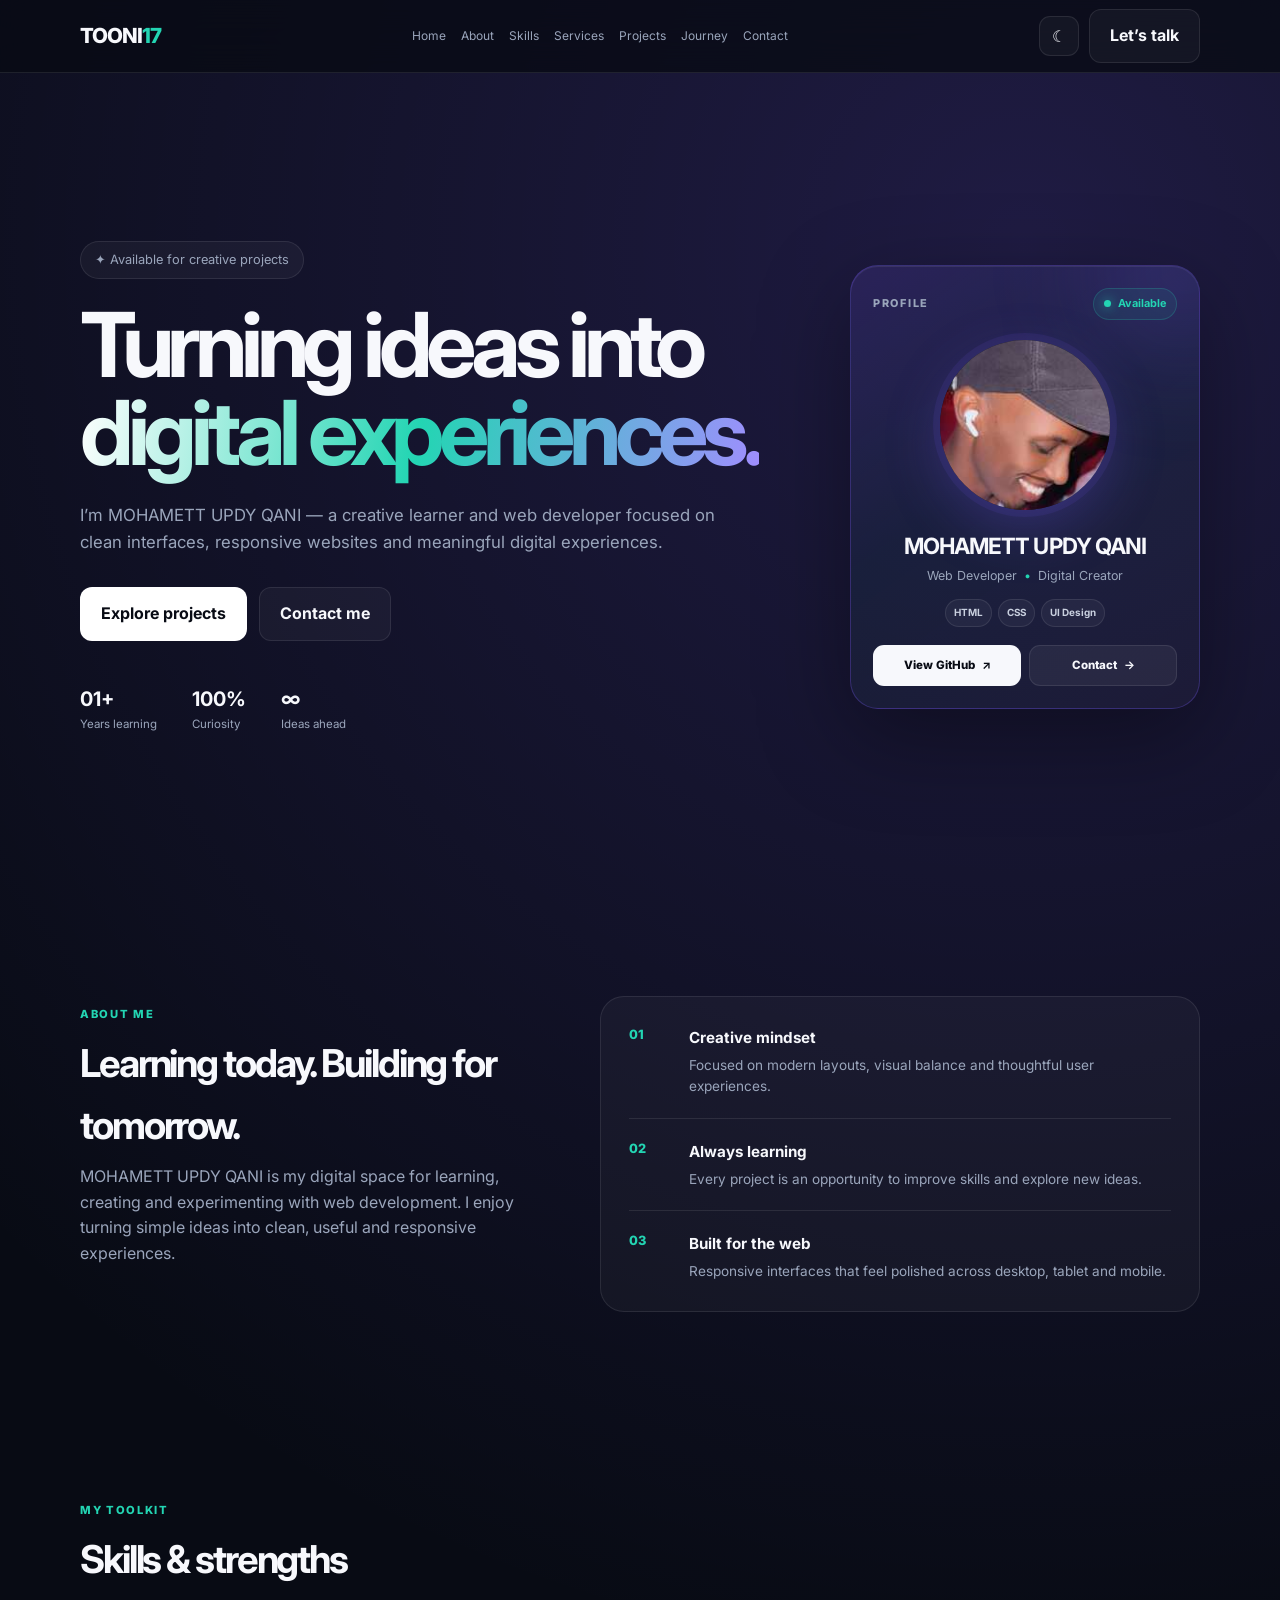
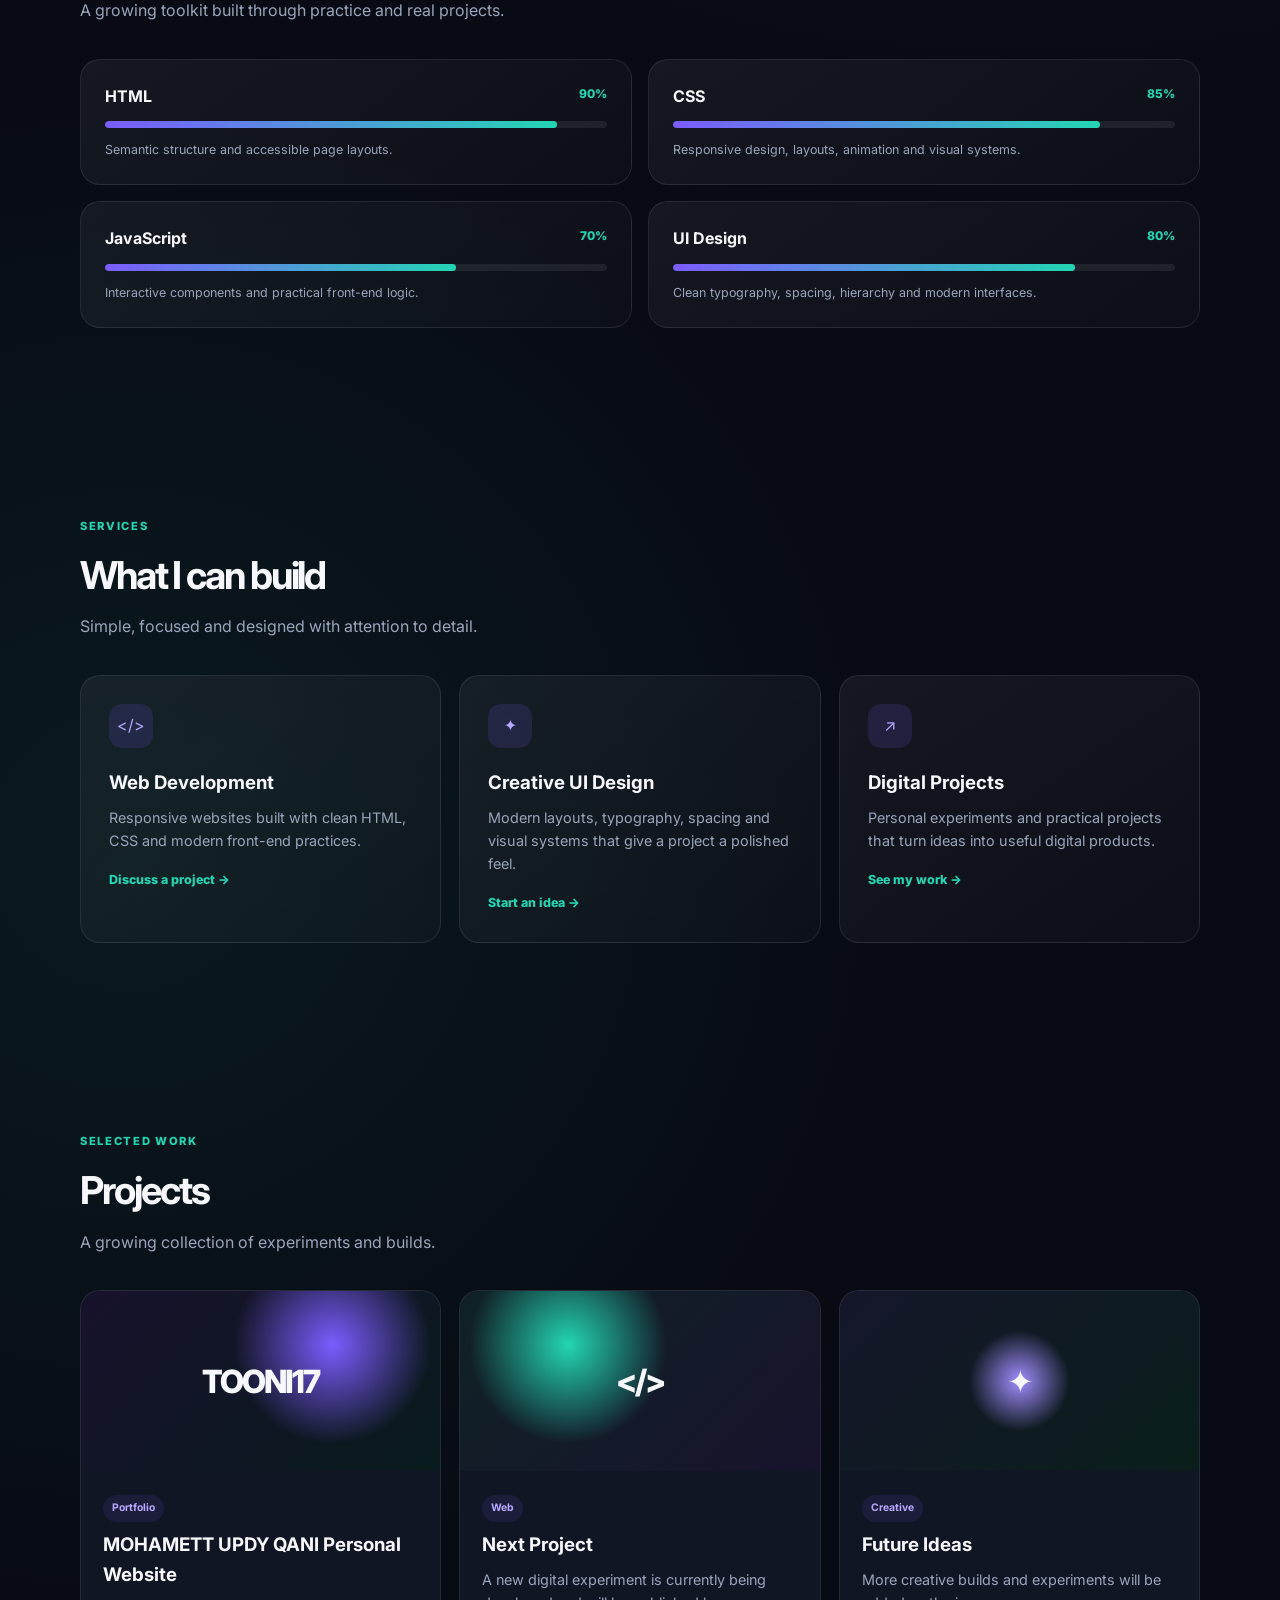
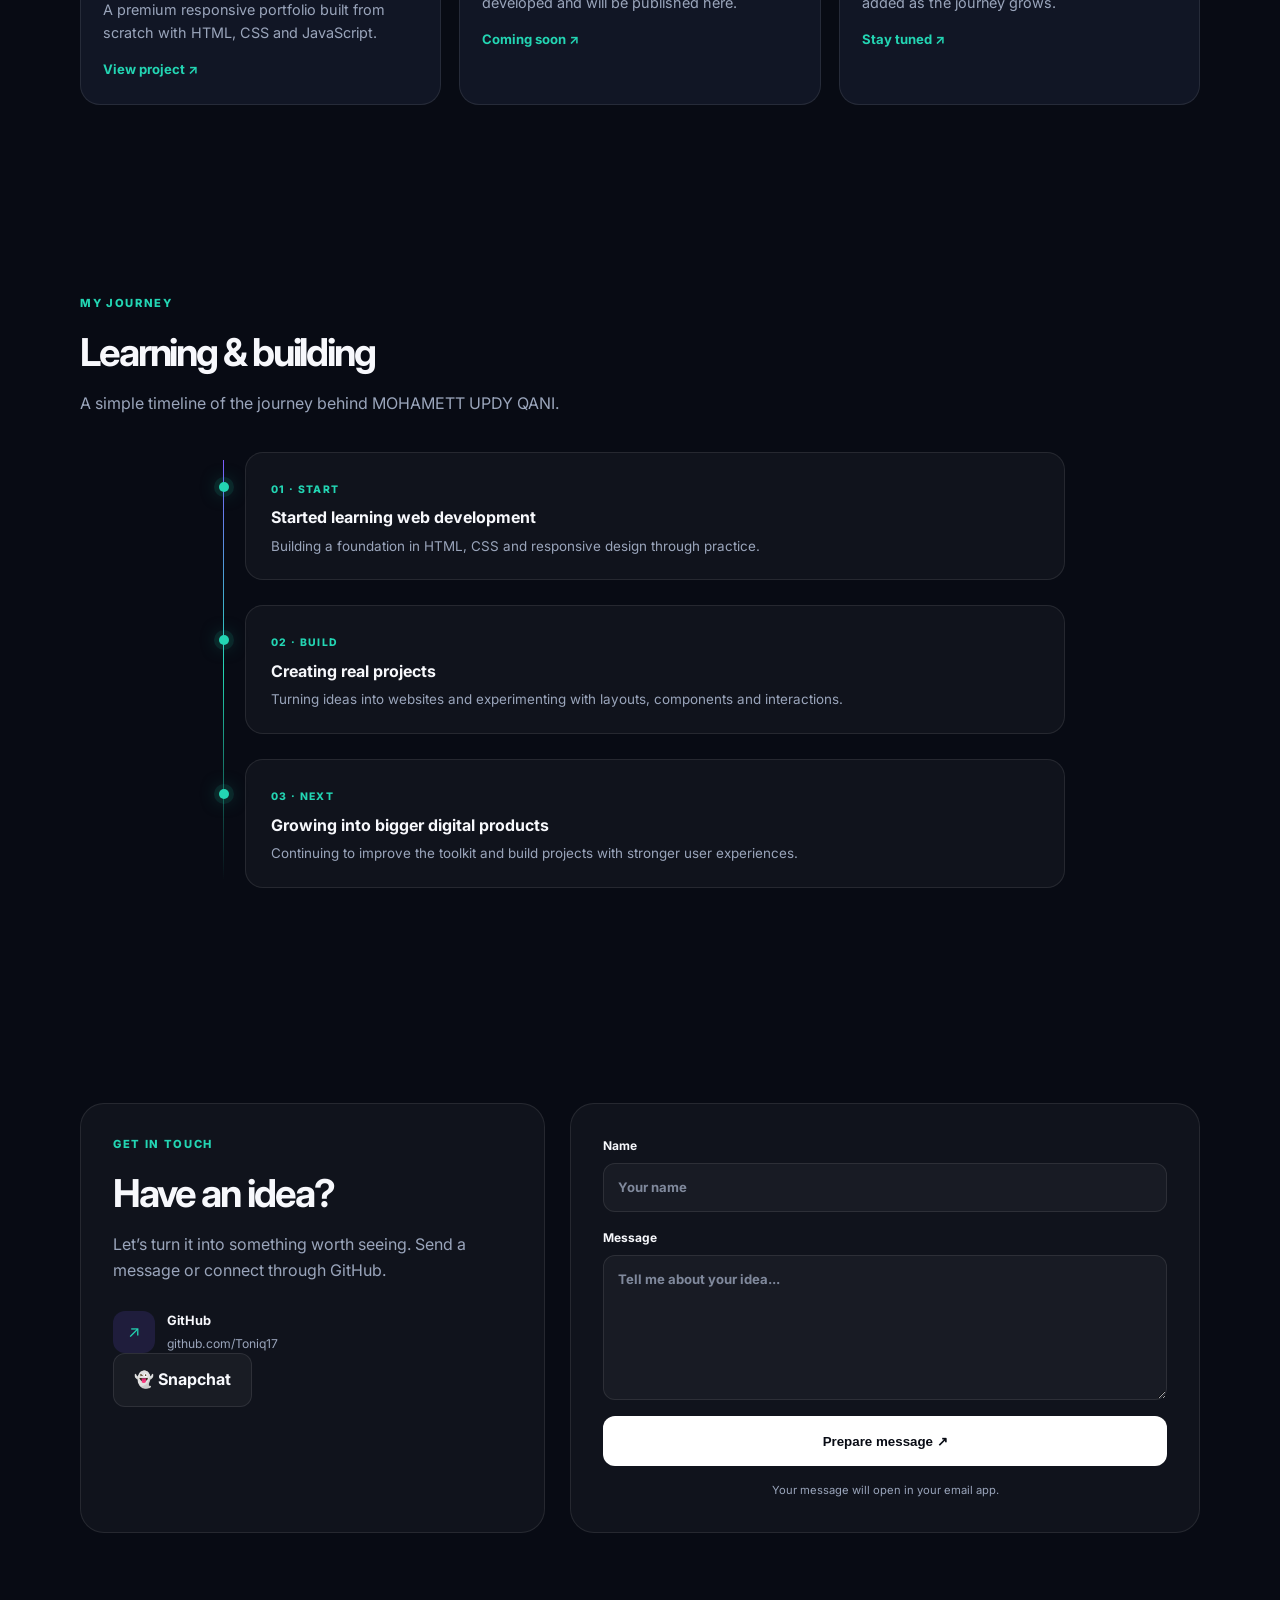
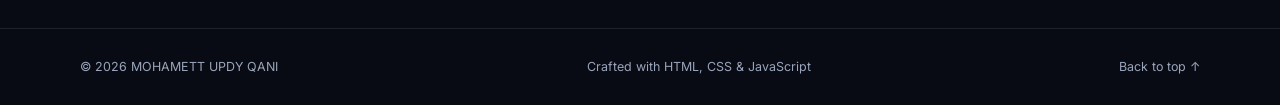
<file: index.html>
<!doctype html>
<html lang="en">
<head>
<meta charset="utf-8">
<meta name="viewport" content="width=device-width,initial-scale=1">
<meta name="description" content="Tooni17 — Digital Creator and Web Developer portfolio.">
<meta name="theme-color" content="#080b14">
<meta property="og:title" content="Tooni17 — Digital Creator">
<meta property="og:description" content="Modern web development, creative design and digital projects.">
<link rel="icon" href="favicon.svg" type="image/svg+xml">
<title>Tooni17 — Digital Creator</title>
<link rel="stylesheet" href="style.css">
</head>
<body>
<header class="nav">
  <div class="container nav-inner">
    <a class="logo" href="#home">TOONI<span>17</span></a>
    <nav class="links" aria-label="Primary navigation">
      <a href="#home">Home</a><a href="#about">About</a><a href="#skills">Skills</a><a href="#services">Services</a><a href="#projects">Projects</a><a href="#experience">Journey</a><a href="#contact">Contact</a>
    </nav>
    <div class="nav-actions"><button class="theme-toggle" aria-label="Switch to light mode">☾</button><a class="btn secondary talk" href="#contact">Let’s talk</a><button class="menu-toggle" aria-label="Open menu" aria-expanded="false">☰</button></div>
  </div>
</header>

<main>
<section class="hero" id="home">
  <div class="container hero-grid">
    <div class="hero-copy reveal">
      <div class="badge">✦ Available for creative projects</div>
      <h1>Turning ideas into <span class="gradient">digital experiences.</span></h1>
      <p>I’m Tooni — a creative learner and web developer focused on clean interfaces, responsive websites and meaningful digital experiences.</p>
      <div class="buttons"><a class="btn primary" href="#projects">Explore projects</a><a class="btn secondary" href="#contact">Contact me</a></div>
      <div class="stats"><div><strong>01+</strong><span>Years learning</span></div><div><strong>100%</strong><span>Curiosity</span></div><div><strong>∞</strong><span>Ideas ahead</span></div></div>
    </div>
    <aside class="profile-card reveal">
      <div class="profile-top"><span class="profile-label">PROFILE</span><span class="status-pill"><i></i> Available</span></div>
      <div class="avatar photo-avatar"><img src="[data-uri]" alt="Tooni17 profile photo"></div>
      <div class="profile-info"><h3>Tooni17</h3><p>Web Developer <span>•</span> Digital Creator</p><div class="profile-tags"><span>HTML</span><span>CSS</span><span>UI Design</span></div></div>
      <div class="profile-actions"><a class="profile-link" href="https://github.com/Toniq17" target="_blank" rel="noopener">View GitHub <b>↗</b></a><a class="profile-link subtle" href="#contact">Contact <b>→</b></a></div>
    </aside>
  </div>
</section>

<section id="about"><div class="container about-grid"><div class="head reveal"><span class="eyebrow">ABOUT ME</span><h2>Learning today. Building for tomorrow.</h2><p>Tooni17 is my digital space for learning, creating and experimenting with web development. I enjoy turning simple ideas into clean, useful and responsive experiences.</p></div><div class="about-panel reveal"><div class="about-point"><span>01</span><div><strong>Creative mindset</strong><p>Focused on modern layouts, visual balance and thoughtful user experiences.</p></div></div><div class="about-point"><span>02</span><div><strong>Always learning</strong><p>Every project is an opportunity to improve skills and explore new ideas.</p></div></div><div class="about-point"><span>03</span><div><strong>Built for the web</strong><p>Responsive interfaces that feel polished across desktop, tablet and mobile.</p></div></div></div></div></section>

<section id="skills"><div class="container"><div class="head reveal"><span class="eyebrow">MY TOOLKIT</span><h2>Skills &amp; strengths</h2><p>A growing toolkit built through practice and real projects.</p></div><div class="skills-grid"><div class="skill-card reveal"><div class="skill-head"><strong>HTML</strong><span>90%</span></div><div class="bar"><i style="width:90%"></i></div><p>Semantic structure and accessible page layouts.</p></div><div class="skill-card reveal"><div class="skill-head"><strong>CSS</strong><span>85%</span></div><div class="bar"><i style="width:85%"></i></div><p>Responsive design, layouts, animation and visual systems.</p></div><div class="skill-card reveal"><div class="skill-head"><strong>JavaScript</strong><span>70%</span></div><div class="bar"><i style="width:70%"></i></div><p>Interactive components and practical front-end logic.</p></div><div class="skill-card reveal"><div class="skill-head"><strong>UI Design</strong><span>80%</span></div><div class="bar"><i style="width:80%"></i></div><p>Clean typography, spacing, hierarchy and modern interfaces.</p></div></div></div></section>

<section id="services"><div class="container"><div class="head reveal"><span class="eyebrow">SERVICES</span><h2>What I can build</h2><p>Simple, focused and designed with attention to detail.</p></div><div class="cards"><article class="card reveal"><div class="icon">&lt;/&gt;</div><h3>Web Development</h3><p>Responsive websites built with clean HTML, CSS and modern front-end practices.</p><a class="card-link" href="#contact">Discuss a project →</a></article><article class="card reveal"><div class="icon">✦</div><h3>Creative UI Design</h3><p>Modern layouts, typography, spacing and visual systems that give a project a polished feel.</p><a class="card-link" href="#contact">Start an idea →</a></article><article class="card reveal"><div class="icon">↗</div><h3>Digital Projects</h3><p>Personal experiments and practical projects that turn ideas into useful digital products.</p><a class="card-link" href="#projects">See my work →</a></article></div></div></section>

<section id="projects"><div class="container"><div class="head reveal"><span class="eyebrow">SELECTED WORK</span><h2>Projects</h2><p>A growing collection of experiments and builds.</p></div><div class="project-grid"><article class="project-card reveal"><div class="project-visual visual-one"><span>TOONI17</span></div><div class="project-body"><span class="tag">Portfolio</span><h3>Tooni17 Personal Website</h3><p>A premium responsive portfolio built from scratch with HTML, CSS and JavaScript.</p><a href="#home">View project ↗</a></div></article><article class="project-card reveal"><div class="project-visual visual-two"><span>&lt;/&gt;</span></div><div class="project-body"><span class="tag">Web</span><h3>Next Project</h3><p>A new digital experiment is currently being developed and will be published here.</p><a href="#contact">Coming soon ↗</a></div></article><article class="project-card reveal"><div class="project-visual visual-three"><span>✦</span></div><div class="project-body"><span class="tag">Creative</span><h3>Future Ideas</h3><p>More creative builds and experiments will be added as the journey grows.</p><a href="#contact">Stay tuned ↗</a></div></article></div></div></section>

<section id="experience"><div class="container"><div class="head reveal"><span class="eyebrow">MY JOURNEY</span><h2>Learning &amp; building</h2><p>A simple timeline of the journey behind Tooni17.</p></div><div class="timeline"><article class="timeline-item reveal"><span class="timeline-dot"></span><div><span class="timeline-date">01 · START</span><h3>Started learning web development</h3><p>Building a foundation in HTML, CSS and responsive design through practice.</p></div></article><article class="timeline-item reveal"><span class="timeline-dot"></span><div><span class="timeline-date">02 · BUILD</span><h3>Creating real projects</h3><p>Turning ideas into websites and experimenting with layouts, components and interactions.</p></div></article><article class="timeline-item reveal"><span class="timeline-dot"></span><div><span class="timeline-date">03 · NEXT</span><h3>Growing into bigger digital products</h3><p>Continuing to improve the toolkit and build projects with stronger user experiences.</p></div></article></div></div></section>

<section id="contact"><div class="container contact-layout"><div class="contact-copy reveal"><span class="eyebrow">GET IN TOUCH</span><h2>Have an idea?</h2><p>Let’s turn it into something worth seeing. Send a message or connect through GitHub.</p><div class="contact-mini"><span>↗</span><div><strong>GitHub</strong><a href="https://github.com/Toniq17" target="_blank" rel="noopener">github.com/Toniq17</a></div></div></div><form class="contact-form reveal" id="contactForm"><label>Name<input name="name" required placeholder="Your name"></label><label>Message<textarea name="message" required rows="5" placeholder="Tell me about your idea..."></textarea></label><button class="btn primary" type="submit">Prepare message ↗</button><p class="form-note" id="formNote">Your message will open in your email app.</p></form></div></section>
</main>
<footer><div class="container footer-inner"><span>© <span class="year">2026</span> Tooni17</span><span>Crafted with HTML, CSS &amp; JavaScript</span><a href="#home">Back to top ↑</a></div></footer>
<script src="script.js"></script>
</body></html>
</file>
<file: style.css>
@import url('https://fonts.googleapis.com/css2?family=Inter:wght@400;500;600;700;800&display=swap');
:root{--bg:#080b14;--surface:#111625;--surface2:#151c2e;--text:#f7f8fc;--muted:#9aa5bb;--accent:#7c5cff;--cyan:#23d5b3;--border:rgba(255,255,255,.09);--shadow:0 24px 80px rgba(0,0,0,.3)}
*{box-sizing:border-box;margin:0;padding:0}html{scroll-behavior:smooth;scroll-padding-top:82px}body{font-family:Inter,system-ui,sans-serif;background:radial-gradient(circle at 80% 5%,rgba(124,92,255,.2),transparent 30%),radial-gradient(circle at 10% 50%,rgba(35,213,179,.07),transparent 28%),var(--bg);color:var(--text);line-height:1.6;transition:.25s}body.light{--bg:#f5f7fb;--surface:#fff;--surface2:#eef1f7;--text:#101522;--muted:#5d6678;--border:rgba(16,21,34,.1);background:radial-gradient(circle at 80% 5%,rgba(124,92,255,.12),transparent 30%),var(--bg)}a{text-decoration:none;color:inherit}.container{width:min(1120px,92%);margin:auto}.nav{position:sticky;top:0;z-index:20;background:rgba(8,11,20,.78);backdrop-filter:blur(18px);border-bottom:1px solid var(--border)}.light .nav{background:rgba(245,247,251,.8)}.nav-inner{min-height:72px;display:flex;align-items:center;justify-content:space-between;gap:18px}.logo{font-size:1.3rem;font-weight:800;letter-spacing:-.05em}.logo span{color:var(--cyan)}.links{display:flex;gap:15px;color:var(--muted);font-size:.75rem}.links a{transition:.2s}.links a:hover{color:var(--text)}.nav-actions{display:flex;align-items:center;gap:10px}.theme-toggle,.menu-toggle{width:40px;height:40px;border:1px solid var(--border);border-radius:11px;background:rgba(255,255,255,.04);color:var(--text);cursor:pointer;font-size:1rem}.menu-toggle{display:none}.hero{min-height:calc(100vh - 72px);display:grid;place-items:center;padding:80px 0}.hero-grid{display:grid;grid-template-columns:1fr 350px;align-items:center;gap:70px}.hero-copy{text-align:left}.badge{display:inline-block;padding:8px 14px;border:1px solid var(--border);background:rgba(255,255,255,.04);border-radius:999px;color:var(--muted);font-size:.8rem;margin-bottom:22px}h1{font-size:clamp(3.2rem,7vw,6rem);line-height:.98;letter-spacing:-.07em;max-width:900px}.gradient{background:linear-gradient(100deg,#fff,var(--cyan),#a18dff);-webkit-background-clip:text;background-clip:text;color:transparent}.light .gradient{background:linear-gradient(100deg,#111522,var(--accent),#00a98c);-webkit-background-clip:text;background-clip:text;color:transparent}.hero-copy>p{max-width:650px;margin:25px 0 32px;color:var(--muted);font-size:1.05rem}.buttons{display:flex;justify-content:flex-start;gap:12px;flex-wrap:wrap}.btn{display:inline-flex;align-items:center;justify-content:center;padding:13px 20px;border-radius:12px;border:1px solid var(--border);font-weight:700;transition:.2s;cursor:pointer}.primary{background:#fff;color:#080b14}.light .primary{background:#101522;color:#fff}.secondary{background:rgba(255,255,255,.04)}.btn:hover{transform:translateY(-2px);box-shadow:0 10px 30px rgba(0,0,0,.16)}
.profile-card{position:relative;padding:22px;border:1px solid rgba(124,92,255,.28);border-radius:28px;background:linear-gradient(145deg,rgba(124,92,255,.14),rgba(35,213,179,.045) 45%,rgba(255,255,255,.025));box-shadow:0 28px 90px rgba(0,0,0,.36),inset 0 1px 0 rgba(255,255,255,.08);text-align:center;overflow:hidden}.profile-card:before{content:"";position:absolute;width:170px;height:170px;border-radius:50%;background:rgba(124,92,255,.2);filter:blur(55px);top:-80px;right:-70px}.profile-top{position:relative;display:flex;align-items:center;justify-content:space-between;margin-bottom:20px}.profile-label{font-size:.68rem;font-weight:800;letter-spacing:.16em;color:var(--muted)}.status-pill{display:inline-flex;align-items:center;gap:7px;padding:6px 10px;border:1px solid rgba(35,213,179,.2);border-radius:999px;background:rgba(35,213,179,.08);color:var(--cyan);font-size:.68rem;font-weight:700}.status-pill i{width:7px;height:7px;border-radius:50%;background:var(--cyan);box-shadow:0 0 12px rgba(35,213,179,.8)}.avatar{width:170px;height:170px;margin:0 auto 18px;border-radius:50%;display:grid;place-items:center;font-size:3rem;font-weight:800;background:linear-gradient(135deg,var(--accent),var(--cyan));color:#fff;box-shadow:0 0 0 7px rgba(124,92,255,.09),0 18px 55px rgba(124,92,255,.25);overflow:hidden}.photo-avatar{position:relative;background:#141827}.photo-avatar img{width:100%;height:100%;object-fit:cover;display:block;transform:scale(1.02)}.profile-info{position:relative}.profile-info h3{font-size:1.4rem;letter-spacing:-.04em}.profile-info p{margin-top:3px;color:var(--muted);font-size:.78rem}.profile-info p span{color:var(--cyan);padding:0 3px}.profile-tags{display:flex;justify-content:center;gap:6px;flex-wrap:wrap;margin-top:13px}.profile-tags span{padding:5px 8px;border:1px solid var(--border);border-radius:999px;background:rgba(255,255,255,.045);color:#c9d0df;font-size:.62rem;font-weight:700}.light .profile-tags span{color:#4f596c}.profile-actions{display:grid;grid-template-columns:1fr 1fr;gap:8px;margin-top:18px;position:relative}.profile-link{display:flex;align-items:center;justify-content:center;gap:7px;padding:10px;border-radius:11px;background:var(--text);color:var(--bg);font-size:.72rem;font-weight:800;transition:.2s}.profile-link:hover{transform:translateY(-2px)}.profile-link.subtle{background:rgba(255,255,255,.055);border:1px solid var(--border);color:var(--text)}
.stats{display:flex;gap:35px;margin-top:42px}.stats div{display:flex;flex-direction:column}.stats strong{font-size:1.25rem}.stats span{color:var(--muted);font-size:.72rem}.reveal{opacity:0;transform:translateY(20px);transition:opacity .7s ease,transform .7s ease}.reveal.visible{opacity:1;transform:none}section{padding:95px 0}.head{margin-bottom:35px}.eyebrow{display:block;color:var(--cyan);font-size:.7rem;font-weight:800;letter-spacing:.15em;margin-bottom:9px}.head h2{font-size:2.4rem;letter-spacing:-.055em}.head p{color:var(--muted);margin-top:8px;max-width:650px}.about-grid{display:grid;grid-template-columns:.9fr 1.2fr;gap:70px;align-items:center}.about-panel{padding:28px;border:1px solid var(--border);border-radius:24px;background:rgba(255,255,255,.035)}.about-point{display:grid;grid-template-columns:45px 1fr;gap:15px;padding:20px 0;border-bottom:1px solid var(--border)}.about-point:first-child{padding-top:0}.about-point:last-child{border-bottom:0;padding-bottom:0}.about-point>span{color:var(--cyan);font-weight:800;font-size:.8rem}.about-point strong{font-size:.95rem}.about-point p{color:var(--muted);font-size:.85rem;margin-top:4px}
.skills-grid{display:grid;grid-template-columns:repeat(2,1fr);gap:16px}.skill-card{padding:24px;border:1px solid var(--border);border-radius:20px;background:linear-gradient(145deg,rgba(255,255,255,.055),rgba(255,255,255,.02));transition:.25s}.skill-card:hover{transform:translateY(-4px);border-color:rgba(124,92,255,.35);box-shadow:var(--shadow)}.skill-head{display:flex;justify-content:space-between;margin-bottom:12px}.skill-head span{color:var(--cyan);font-size:.75rem;font-weight:800}.bar{height:7px;background:rgba(255,255,255,.07);border-radius:99px;overflow:hidden}.bar i{display:block;height:100%;border-radius:inherit;background:linear-gradient(90deg,var(--accent),var(--cyan))}.skill-card p{color:var(--muted);font-size:.78rem;margin-top:12px}
.cards{display:grid;grid-template-columns:repeat(3,1fr);gap:18px}.card{padding:28px;border:1px solid var(--border);border-radius:20px;background:linear-gradient(145deg,rgba(255,255,255,.055),rgba(255,255,255,.02));transition:.25s}.card:hover,.project-card:hover{transform:translateY(-5px);border-color:rgba(124,92,255,.35);box-shadow:var(--shadow)}.icon{width:44px;height:44px;display:grid;place-items:center;border-radius:13px;background:rgba(124,92,255,.14);color:#b7a9ff;margin-bottom:20px}.card h3{margin-bottom:8px}.card p,.project-body p{color:var(--muted);font-size:.9rem}.card-link{display:inline-block;margin-top:18px;color:var(--cyan);font-size:.78rem;font-weight:800}.project-grid{display:grid;grid-template-columns:repeat(3,1fr);gap:18px}.project-card{overflow:hidden;border:1px solid var(--border);border-radius:20px;background:var(--surface);transition:.25s}.project-visual{height:180px;display:grid;place-items:center;font-size:2rem;font-weight:800;letter-spacing:-.06em}.visual-one{background:radial-gradient(circle at 70% 30%,#7c5cff,transparent 35%),linear-gradient(135deg,#17122c,#091b1d)}.visual-two{background:radial-gradient(circle at 30% 30%,#23d5b3,transparent 35%),linear-gradient(135deg,#102226,#17132b)}.visual-three{background:radial-gradient(circle at 50% 50%,#a18dff,transparent 25%),linear-gradient(135deg,#15172a,#0a1e1b)}.project-body{padding:22px}.project-body h3{margin:8px 0}.project-body a{display:inline-block;margin-top:15px;color:var(--cyan);font-size:.82rem;font-weight:700}.tag{display:inline-block;padding:5px 9px;border-radius:999px;background:rgba(124,92,255,.1);color:#b7a9ff;font-size:.65rem;font-weight:700}
.timeline{position:relative;max-width:850px;margin:auto;padding-left:30px}.timeline:before{content:"";position:absolute;left:8px;top:8px;bottom:8px;width:1px;background:linear-gradient(var(--accent),var(--cyan),transparent)}.timeline-item{position:relative;margin-bottom:25px;padding:22px 25px;border:1px solid var(--border);border-radius:18px;background:rgba(255,255,255,.035)}.timeline-dot{position:absolute;left:-27px;top:29px;width:10px;height:10px;border-radius:50%;background:var(--cyan);box-shadow:0 0 0 5px rgba(35,213,179,.1),0 0 18px rgba(35,213,179,.5)}.timeline-date{color:var(--cyan);font-size:.65rem;font-weight:800;letter-spacing:.13em}.timeline-item h3{font-size:1rem;margin:5px 0}.timeline-item p{color:var(--muted);font-size:.84rem}
.contact-layout{display:grid;grid-template-columns:.85fr 1.15fr;gap:25px;align-items:stretch}.contact-copy,.contact-form{padding:32px;border:1px solid var(--border);border-radius:24px;background:rgba(255,255,255,.035)}.contact-copy h2{font-size:2.4rem;letter-spacing:-.05em}.contact-copy>p{color:var(--muted);margin-top:8px;max-width:480px}.contact-mini{display:flex;align-items:center;gap:12px;margin-top:28px}.contact-mini>span{width:42px;height:42px;display:grid;place-items:center;border-radius:12px;background:rgba(124,92,255,.14);color:var(--cyan);flex:0 0 42px}.contact-mini strong{display:block;font-size:.8rem;margin-bottom:2px}.contact-mini a{display:block;color:var(--muted);font-size:.76rem}.contact-form{display:grid;grid-template-columns:1fr;gap:16px;align-content:start}.contact-form label{display:grid;grid-template-columns:1fr;gap:8px;width:100%;font-size:.75rem;font-weight:700}.contact-form input,.contact-form textarea{display:block;width:100%;border:1px solid var(--border);background:rgba(255,255,255,.035);color:var(--text);border-radius:12px;padding:13px 14px;font:inherit;font-size:.82rem;outline:none}.contact-form input{min-height:48px}.contact-form textarea{min-height:145px;resize:vertical;line-height:1.6}.contact-form input::placeholder,.contact-form textarea::placeholder{color:var(--muted);opacity:.8}.contact-form input:focus,.contact-form textarea:focus{border-color:rgba(124,92,255,.6);box-shadow:0 0 0 3px rgba(124,92,255,.08)}.contact-form .btn{width:100%;min-height:50px}.form-note{color:var(--muted);font-size:.7rem;text-align:center}.footer-inner{display:flex;justify-content:space-between;gap:20px;flex-wrap:wrap}.footer-inner a{color:var(--muted)}footer{padding:28px 0;border-top:1px solid var(--border);color:var(--muted);font-size:.78rem}
@media(max-width:1050px){.links{gap:11px;font-size:.7rem}.hero-grid{grid-template-columns:1fr 320px;gap:45px}}
@media(max-width:900px){.hero-grid,.about-grid,.contact-layout{grid-template-columns:1fr}.profile-card{max-width:390px;margin:auto}.cards,.project-grid{grid-template-columns:1fr}.skills-grid{grid-template-columns:1fr}.about-grid{gap:30px}.links{position:absolute;top:72px;left:4%;right:4%;display:none;flex-direction:column;padding:18px;background:var(--surface);border:1px solid var(--border);border-radius:16px;box-shadow:var(--shadow)}.links.open{display:flex}.menu-toggle{display:block}.talk{display:none}}
@media(max-width:560px){.hero{padding:60px 0}.stats{gap:20px}.stats strong{font-size:1rem}section{padding:70px 0}h1{font-size:clamp(2.8rem,15vw,4.2rem)}.profile-card{margin:auto}.avatar{width:150px;height:150px}.head h2{font-size:2rem}.contact-copy,.contact-form{padding:24px}.contact-form{gap:14px}.contact-form textarea{min-height:125px}.footer-inner{flex-direction:column;gap:8px}.profile-actions{grid-template-columns:1fr}}
</file>
